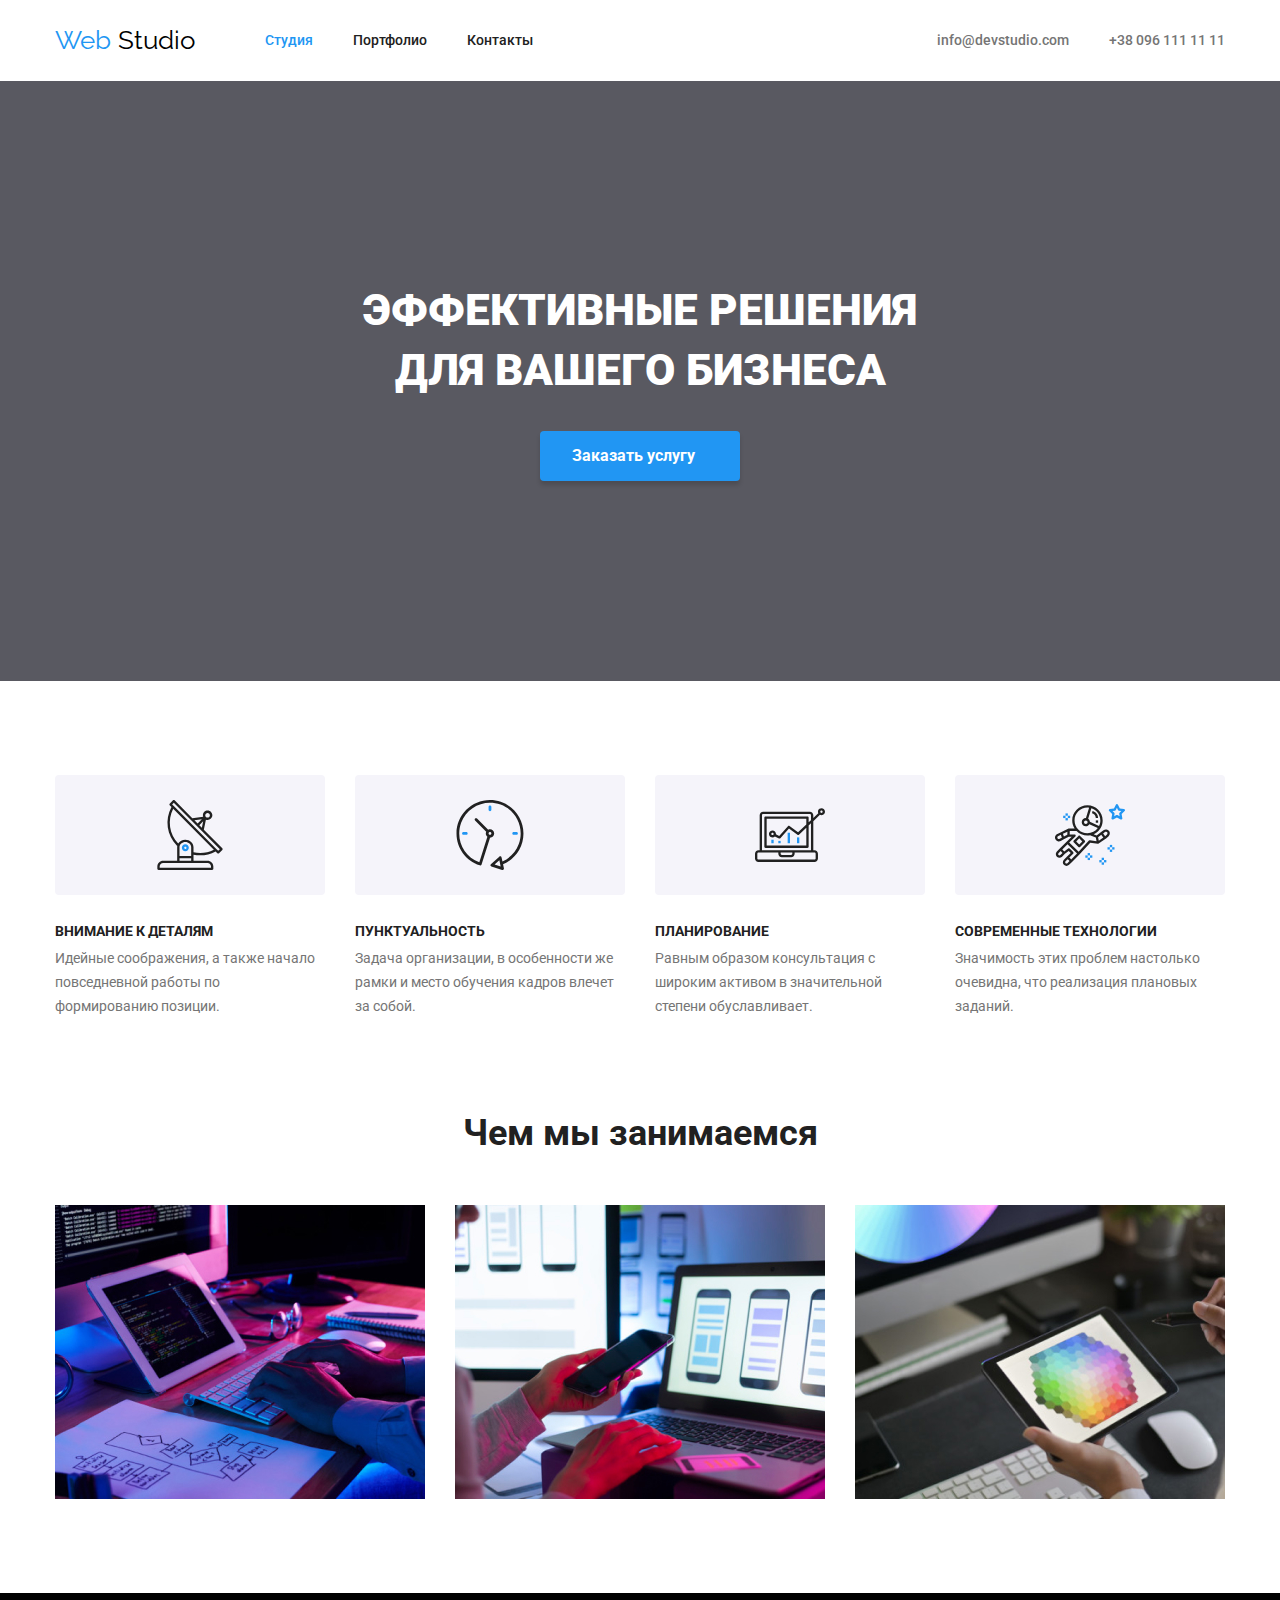
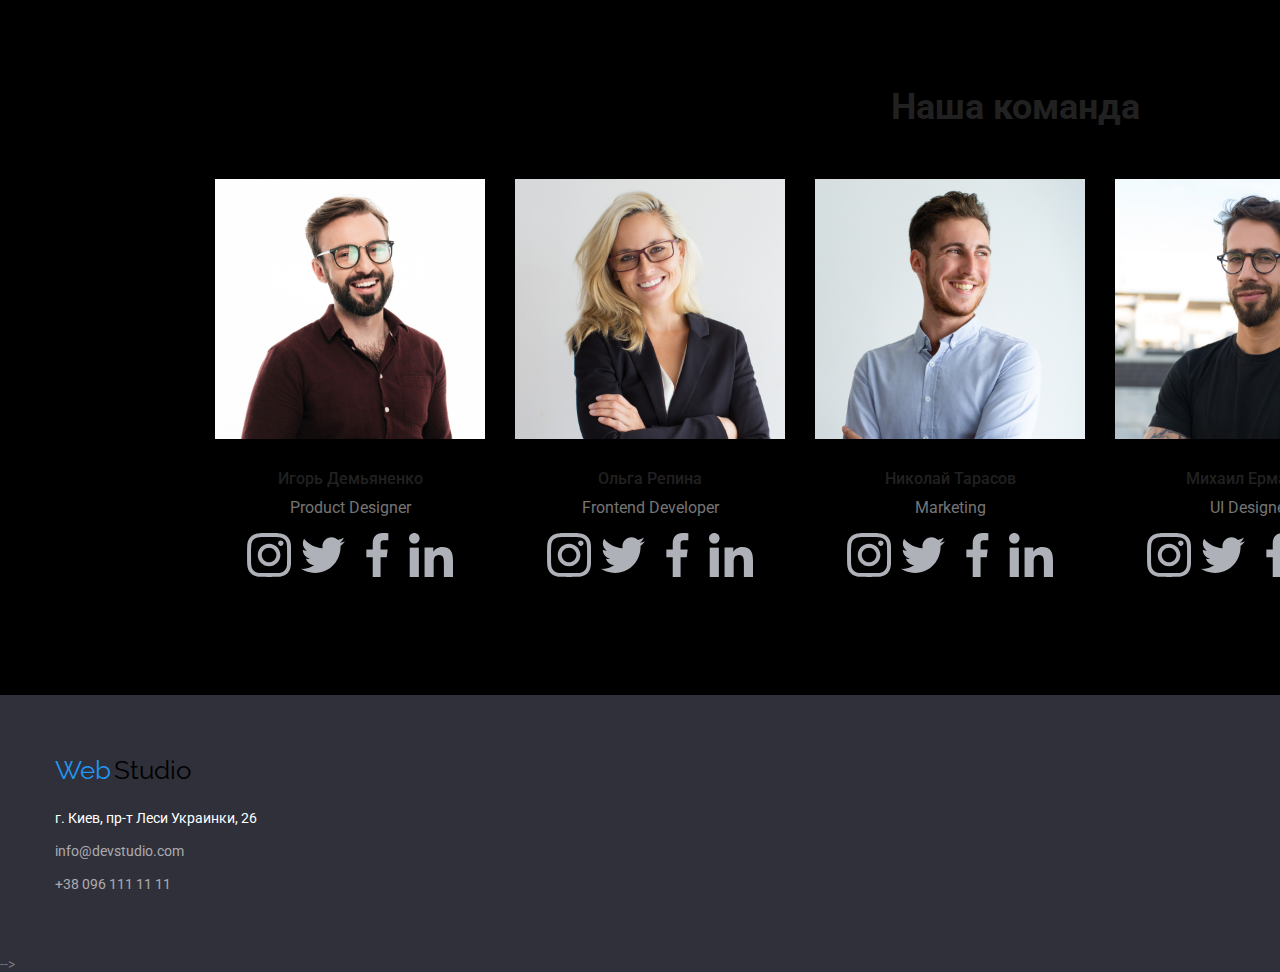
<file: index.html>
<!DOCTYPE html>
<html lang="en">
<head>
    <meta charset="UTF-8">
    <meta name="viewport" content="width=device-width, initial-scale=1.0">
    <title>WebStudio</title>
    <link href="https://fonts.googleapis.com/css2?family=Raleway:wght@700&family=Roboto:wght@400;500;700;900&display=swap" rel="stylesheet">
    <link rel="stylesheet" href="./css/normalize.css">
    <link rel="stylesheet" href="./css/styles.css" >
    
    
</head>
<body>
    <!--Шапка-->
<header class="header">
    <div class="container">
        <div class="nav-container">
            <nav class="nav-container">
            
                <a class="logo link list" href="./index.html"><span class="title-web link list">Web </span><span class="title-studio link list">Studio</span></a>
                <ul class="site-nav list nav-container">
                    <li class="link"><a class="link list current" href="./index.html">Студия</a></li>
                    <li class="link"><a class="link list" href="./portfolio.html">Портфолио</a></li>
                    <li class="link"><a class="list link" href="">Контакты</a></li>
                </ul>
        
            </nav>
        
           <ul class="auth-nav list nav-container">
               <li class="link">
                   <a class="list link" href="mailto:info@devstudio.com">
                       info@devstudio.com
                   </a>   
               </li>
               <li class="link"><a class="list link" href="tel:+380961111111">+38 096 111 11 11</a></li>
           </ul>
        </div>
              
     </div>
</header>
<!--герой-->
<main>
    <section class="hero">
        <div class="container">
            <h1 class="hero-title">Эффективные решения <br> для вашего бизнеса</h1>
        <button class="baner list btn-baner" type="button">Заказать услугу</button>
        </div>
    </section>

<!--Особености-->

    <section class="promo" >
       <div class="container">
        <ul class="list">
            <li class="feature">
                   <img src="./images/antenna1.svg" alt="antena">
                   <h3 class="title">Внимание к деталям</h3>
                   <p class="about">Идейные соображения, а также начало повседневной работы по формированию позиции.</p>
                
            </li>
            <li class="feature">
                   <img src="./images/clock1.svg" alt="clock">
                   <h3 class="title">Пунктуальность</h3>
                   <p class="about">Задача организации, в особенности же рамки и место обучения кадров влечет за собой.</p>
           </li>
           <li class="feature">
                   <img src="./images/diagram1.svg" alt="diagram">
                   <h3 class="title">Планирование</h3>
                   <p class="about">Равным образом консультация с широким активом в значительной степени обуславливает.</p>
           </li>
           <li class="feature">
                   <img src="./images/astronaut1.svg" alt="astronaut">
                   <h3 class="title">Современные технологии</h3>
                   <p class="about">Значимость этих проблем настолько очевидна, что реализация плановых заданий.</p>
           </li>
        </ul>
       </div>
    </section>

    
<!--Чем мы занимаемся-->

    <section class="about-us"> 
          <div class="container">
            <h2 class="title-main">Чем мы занимаемся</h2>
            <ul class="list">
                <li class="box">
                    <img src="./images/box1.jpg" width="370" alt="box">
                    <!-- <h3 class="wwd">Десктопные приложения</h3> -->
                </li>
                <li class="box">
                    <img src="./images/box2.jpg" width="370" alt="box">
                    <!-- <h3 class="wwd"> Мобильные приложения</h3> -->
                </li>
                <li class="box">
                    <img src="./images/box3.jpg" width="370" alt="box">
                    <!-- <h3 class="wwd">Дизайнерские решения</h3> -->
                </li>
            </ul>
          </div>
    </section>

<!--Наша команда-->
    
    <section class="team">
        <div class="container">
            <h2 class="title-main team">Наша команда</h2>
            <ul class="list">
                <li class="team-card">
                   <img src="./images/teamcard1.jpg" width="270" alt="team card">
                   <h3 class="team-name">Игорь Демьяненко</h3>
                   <p lang="en" class="team-prof"> Product Designer </p> 
                   <ul class="list social">
                        <li class="social-link">
                               <a href="" target="_blank" rel="noopener noreferrer">
                                   <img src="./images/instagram2.svg" alt="instagram">
                               </a>
                        </li>
                        <li class="social-link">
                               <a href="" target="_blank" rel="noopener noreferrer">
                                   <img src="./images/twitter.svg" alt="twitter">
                               </a>
                       </li>
                        <li class="social-link">
                               <a href="" target="_blank" rel="noopener noreferrer">
                                   <img src="./images/facebook.svg" alt="facebook">
                               </a>
                       </li>
                        <li class="social-link">
                               <a href="" target="_blank" rel="noopener noreferrer">
                                   <img src="./images/linkedin.svg" alt="linkedin">
                               </a>
                       </li>
                   </ul>
                </li>
                <li class="team-card">
                    <img src="./images/teamcard2.jpg" width="270" alt="team card">
                    <h3 class="team-name">Ольга Репина</h3>
                    <p lang="en" class="team-prof">Frontend Developer </p>
                    <ul class="list social">
                       <li class="social-link">
                           <a href="" target="_blank" rel="noopener noreferrer">
                               <img src="./images/instagram2.svg" alt="instagram">
                           </a>
                       </li>
                       <li class="social-link">
                           <a href="" target="_blank" rel="noopener noreferrer">
                               <img src="./images/twitter.svg" alt="twitter">
                           </a>
                       </li>
                       <li class="social-link">
                           <a href="" target="_blank" rel="noopener noreferrer">
                               <img src="./images/facebook.svg" alt="facebook">
                           </a>
                       </li>
                       <li class="social-link">
                           <a href="" target="_blank" rel="noopener noreferrer">
                               <img src="./images/linkedin.svg" alt="linkedin">
                           </a>
                       </li>
                  </ul>
                <li class="team-card">
                    <img src="./images/teamcard3.jpg" width="270" alt="team card">
                    <h3 class="team-name">Николай Тарасов</h3>
                    <p lang="en" class="team-prof"> Marketing </p>
                    <ul class="list social">
                       <li class="social-link">
                           <a href="" target="_blank" rel="noopener noreferrer">
                               <img src="./images/instagram2.svg" alt="instagram">
                           </a>
                       </li>
                       <li class="social-link">
                           <a href="" target="_blank" rel="noopener noreferrer">
                               <img src="./images/twitter.svg" alt="twitter">
                           </a>
                       </li>
                       <li class="social-link">
                           <a href="" target="_blank" rel="noopener noreferrer">
                               <img src="./images/facebook.svg" alt="facebook">
                           </a>
                       </li>
                       <li class="social-link">
                           <a href="" target="_blank" rel="noopener noreferrer">
                               <img src="./images/linkedin.svg" alt="linkedin">
                           </a>
                       </li>
                  </ul>
                </li>
                <li class="team-card">
                    <img src="./images/teamcard4.jpg" width="270" alt="team card">
                    <h3 class="team-name">Михаил Ермаков</h3>
                    <p lang="en" class="team-prof"> UI Designer </p>
                    <ul class="list social">
                       <li class="social-link">
                           <a href="" target="_blank" rel="noopener noreferrer">
                               <img src="./images/instagram2.svg" alt="instagram">
                           </a>
                       </li>
                       <li class="social-link">
                           <a href="" target="_blank" rel="noopener noreferrer">
                               <img src="./images/twitter.svg" alt="twitter">
                           </a>
                       </li>
                       <li class="social-link">
                           <a href="" target="_blank" rel="noopener noreferrer">
                               <img src="./images/facebook.svg" alt="facebook">
                           </a>
                       </li>
                       <li class="social-link">
                           <a href="" target="_blank" rel="noopener noreferrer">
                               <img src="./images/linkedin.svg" alt="linkedin">
                           </a>
                       </li>
                  </ul>
                </li>
            </ul>
        </div>
    </section>

<!--Клиєнти-->

    <!-- <section class="clients">
           <div class="container">
            <h2 class="title-main">Постоянные клиенты</h2>
            <ul class="list">
                <li class="clients-padding">
                    <a href="" aria-label="Силка на YA & CO" target="_blank" rel="noopener noreferrer">
                        <img src="./images/logo1.svg" alt="logo company">
                    </a>
                </li>
                <li class="clients-padding">
                    <a href="" aria-label="Силка на Company Tagline Here" target="_blank" rel="noopener noreferrer">
                        <img src="./images/logo2.svg" alt="logo company">
                    </a>
                </li>
                <li class="clients-padding">
                    <a href="" aria-label="Силка на Company" target="_blank" rel="noopener noreferrer">
                        <img src="./images/logo3.svg" alt="logo company">
                    </a>
                </li>
                <li class="clients-padding">
                    <a href="" aria-label="Силка на Froster Peters" target="_blank" rel="noopener noreferrer">
                        <img src="./images/logo4.svg" alt="logo company">
                    </a>
                </li>
                <li class="clients-padding">
                    <a href="" aria-label="Силка на Brand" target="_blank" rel="noopener noreferrer">
                        <img src="./images/logo5.svg" alt="logo company">
                    </a>
                </li>
                <li class="clients-padding">
                    <a href="" aria-label="Силка на Company Tagline" target="_blank" rel="noopener noreferrer">
                        <img src="./images/logo6.svg" alt="logo company">
                    </a>
                </li>
           </div>
            </ul>
    </section> -->

</main>
<!-- Подвал -->
<footer>
    <div class="container">
        <div class="container-address">
            <div class="container-webstudio">
                <a class="title link list" href="./index.html">
                    <span class="title-web">Web</span> <span class="title-studio">Studio</span>
                </a>
            </div>
            <address>
                <ul class="list">
                    <li class="street">г. Киев, пр-т Леси Украинки, 26</li>
                    <li class="address"><a class="address link list" href="mailto:info@devstudio.com">info@devstudio.com</a></li>
                    <li class="address"><a class="address link list" href="tel:+380961111111">+38 096 111 11 11</a></li>
                </ul>
            </address>  
        </div>
        <!-- <div class="container-folow-me">         
                <p class="footer-title">Присоединяйтесь</p>
                <ul class="folow list">
                    <li class="folow">
                        <a class="link list" href="" aria-label="Силка на instagram" target="_blank" rel="noopener noreferrer">instagram</a>
                    </li>
                    <li class="folow">
                        <a class="link list" href="" aria-label="Силка на twitter" target="_blank" rel="noopener noreferrer">twitter</a>
                    </li>
                    <li class="folow">
                        <a class="link list" href="" aria-label="Силка на facebook" target="_blank" rel="noopener noreferrer">facebook</a>
                    </li>
                    <li class="folow">
                        <a class="link list" href="" aria-label="Силка на linkedin" target="_blank" rel="noopener noreferrer">linkedin</a>
                    </li>
                </ul>  
        </div>
            <div class="container-folow">
                    <p class="footer-title">Подпишитесь на рассылку</p>
                    
                    <!-- 
                        <ul> 
                            <li><a href="mailto:info@devstudio.com">E-mail</a></li>
                            <li><button type="button" class="link" >Подписаться</button></li>
                        </ul> 
                    -->
            </div> -->
    </div>
</footer>
</body>
</html>
</file>
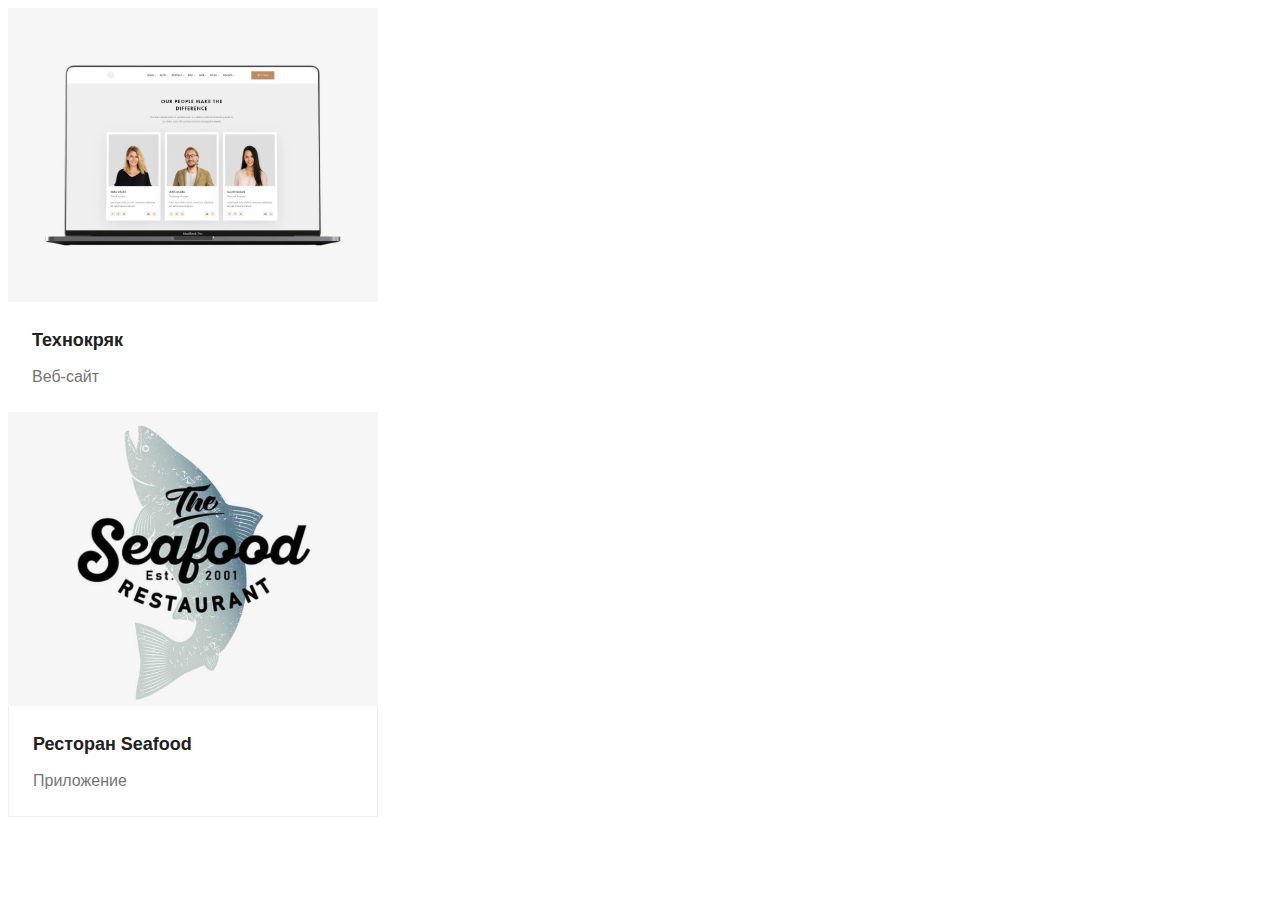
<file: index-1.html>
<!DOCTYPE html>
<html lang="en">
<head>
    <meta charset="UTF-8">
    <meta name="viewport" content="width=device-width, initial-scale=1.0">
    <link rel="stylesheet" href="./css/styles.css" >
    <title>Document</title>
</head>
<body>
    <article>
        <div class="container projectr about">
            <a class="list" href="">
                <img src="./images_portfolio/img.svg" alt="">
                <p class="project-title">Технокряк </p>
                <p class="project-filtr">Веб-сайт</p>
                <p class="projectr-about">Технокряк это современная площадка распространения коронавируса. Компании используют
                эту платформу для цифрового шпионажа и атак на защищённые сервера конкурентов.</p> 
            </a>
        </div>    
    </article>
    <article>
        <div class="container projectr about">
            <a class="list" href="">
                <img src="./images_portfolio/img3.svg" width="370"
        height="294" alt="">
            <div class="container-project-title">
                <p class="project-title">Ресторан Seafood</p>
                <p class="project-filtr">Приложение</p>
                <p visibility: hidden; class="projectr-about">Технокряк это современная площадка распространения коронавируса. Компании используют
                эту платформу для цифрового шпионажа и атак на защищённые сервера конкурентов.</p>
            </div>
            </a>
        </div>
    </article>
</body>
</html>
</file>
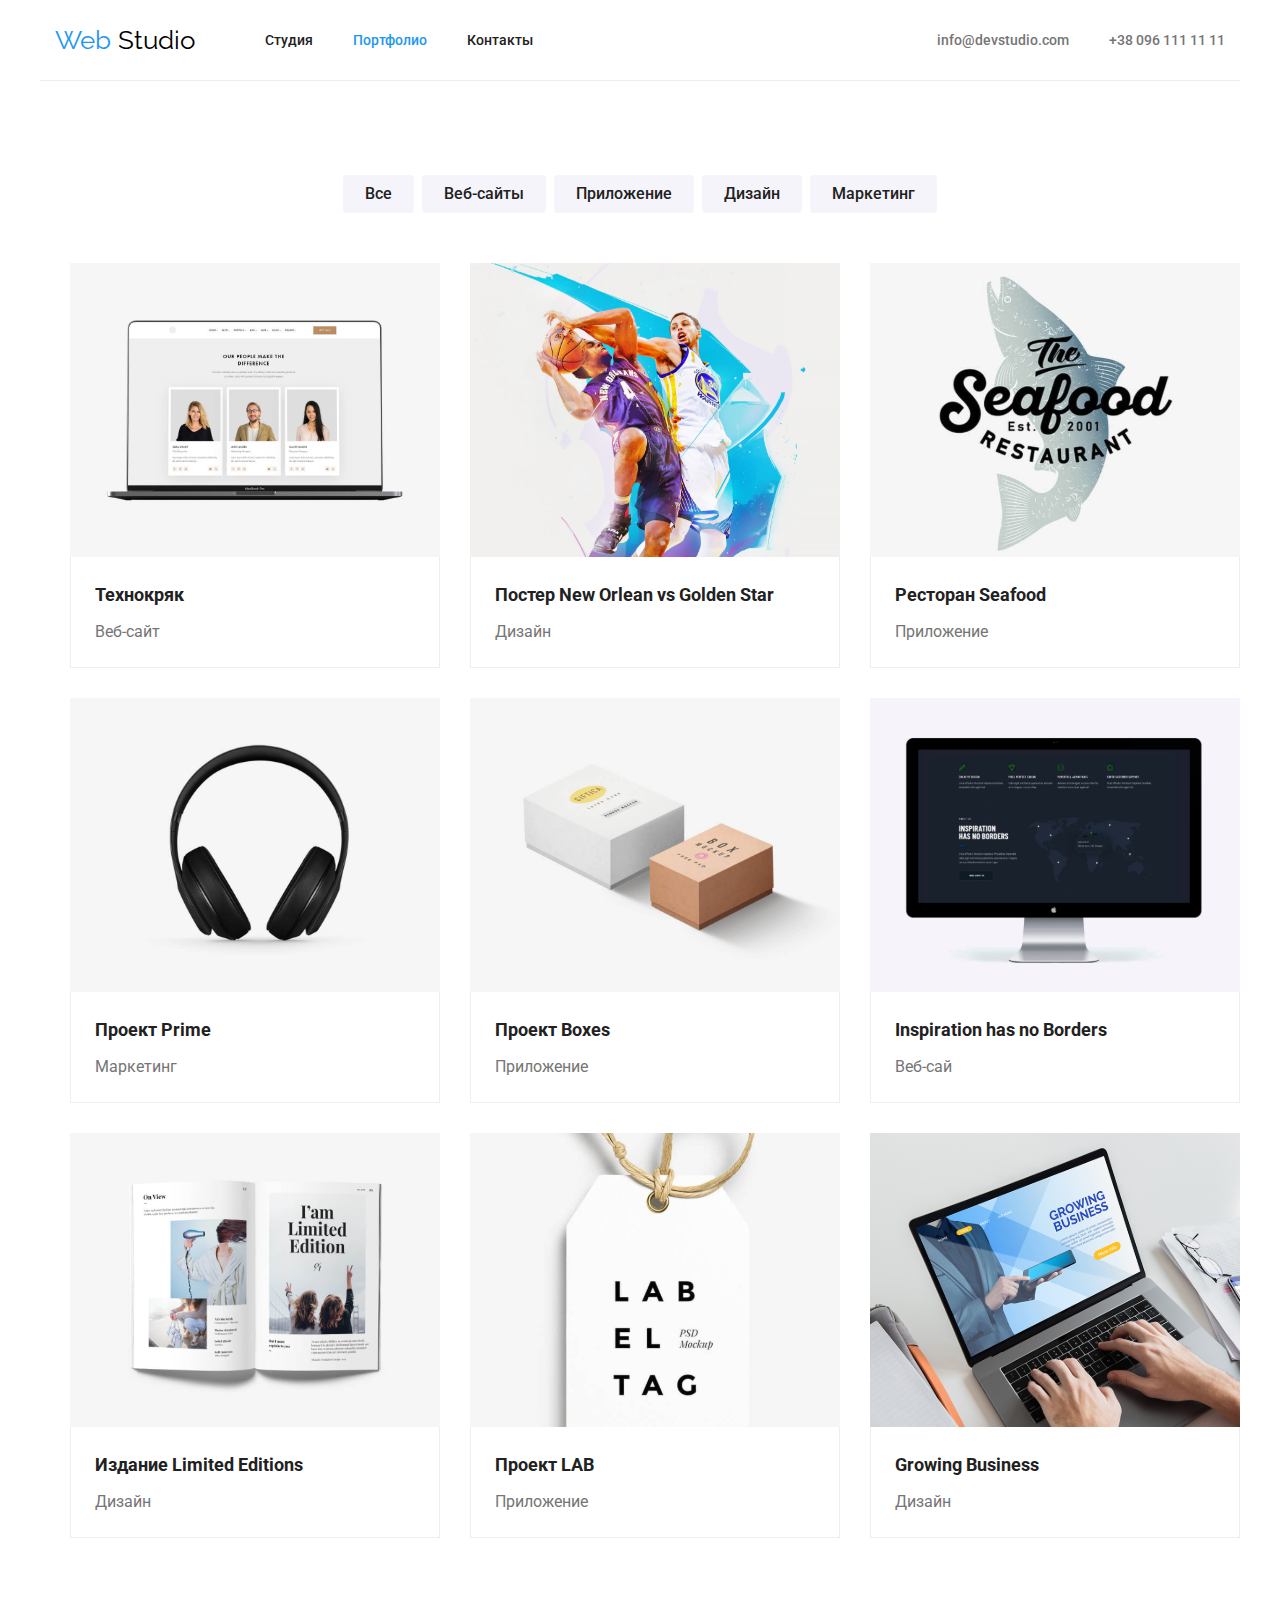
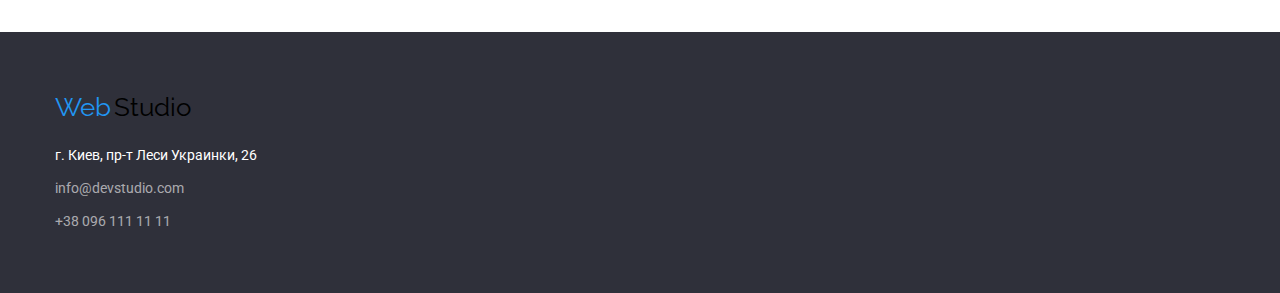
<file: portfolio.html>
<!DOCTYPE html>
<html lang="en">
<head>
    <meta charset="UTF-8">
    <meta name="viewport" content="width=device-width, initial-scale=1.0">
    <title>portfolio</title>
    <link href="https://fonts.googleapis.com/css2?family=Raleway:wght@700&family=Roboto:wght@400;500;700&display=swap" rel="stylesheet">
    <link rel="stylesheet" href="./css/normalize.css">
    <link rel="stylesheet" href="./css/styles.css" >
    
</head>
<body>
        <!--Шапка-->
        <header class="header">
            <div class="container-nav">
                <div class="nav-container">
                    <nav class="nav-container">
                 
                        <a class="link list" href="./index.html"><span class="title-web logo link list">Web </span><span class="title-studio logo link list">Studio</span></a>
                            <ul class="site-nav-portfolio list nav-container">
                                <li class="link"><a class="link list" href="./index.html">Студия</a></li>
                                <li class="link"><a class="link list current" href="./portfolio.html">Портфолио</a></li>
                                <li class="link"><a class="list link" href="">Контакты</a></li>
                            </ul>
                
                    </nav>
                    
                        <ul class="auth-nav list nav-container">
                            <li class="link">
                                <a class="list link" href="mailto:info@devstudio.com">
                                    info@devstudio.com
                                </a>   
                            </li>
                            <li class="link"><a class="list link" href="tel:+380961111111">+38 096 111 11 11</a></li>
                        </ul>
                    </div>
                       
            </div>
         </header>
<main>
    
    <section class="section-filtr">

        <div class="container-filtr">
            <ul class="list projects-filtr">
                <li class="link"><button class="filtr btn list link" type="button">Все</button></li>
                <li class="link"><button class="filtr btn list link" type="button">Веб-сайты</button></li>
                <li class="link"><button class="filtr btn list link" type="button">Приложение</button></li>
                <li class="link"><button class="filtr btn list link" type="button">Дизайн</button></li>
                <li class="link"><button class="filtr btn list link" type="button">Маркетинг</button></li>
            </ul>
        </div>
                
        <div class="container-projects">
            <ul class="list projects item">
                <div class="list-item">
                    <li class="">
                        <div class="container projectr about">
                            <a class="list" href="">
                                <img src="./images_portfolio/img.svg"  alt="">
                                <div class="container-project-title">
                                    <p class="project-title">Технокряк </p>
                                    <p class="project-filtr">Веб-сайт</p>
                                    <p class="projectr-about">Технокряк это современная площадка распространения коронавируса. Компании используют
                                    эту платформу для цифрового шпионажа и атак на защищённые сервера конкурентов.</p>
                                </div> 
                            </a>
                        </div>    
                    </li>
                </div>
                <div class="list-item">
                    <li class="">
                        <div class="container projectr about">
                            <a class="list" href="">
                                <img src="./images_portfolio/img2.svg" width="370" alt="">
                                <div class="container-project-title"> 
                                    <p class="project-title">Постер New Orlean vs Golden Star</p>
                                    <p class="project-filtr">Дизайн</p>
                                    <p class="projectr-about">Технокряк это современная площадка распространения коронавируса. Компании используют
                                    эту платформу для цифрового шпионажа и атак на защищённые сервера конкурентов.</p>
                                </div>
                            </a>
                        </div>
                    </li>
                </div>
                <div class="list-item">
                    <li class="">
                        
                        <div class="container projectr about">
                            <a class="list" href="">
                                <img src="./images_portfolio/img3.svg" width="370" height="294" alt="">
                                <div class="container-project-title">
                                    <p class="project-title">Ресторан Seafood</p>
                                    <p class="project-filtr">Приложение</p>
                                    <p visibility: hidden; class="projectr-about">Технокряк это современная площадка распространения коронавируса. Компании используют
                                    эту платформу для цифрового шпионажа и атак на защищённые сервера конкурентов.</p>
                                </div>
                            </a>
                        </div>
                        
                    </li>
                </div>
                <div class="list-item">
                    <li class="">
                        
                        <div class="container projectr about">
                            <a class="list" href="">
                                <img src="./images_portfolio/img4.svg" width="370"
                                alt="">
                                <div class="container-project-title">
                                    <p class="project-title">Проект Prime</p>
                                    <p class="project-filtr">Маркетинг</p>
                                    <p class="projectr-about">Технокряк это современная площадка распространения коронавируса. Компании используют
                                    эту платформу для цифрового шпионажа и атак на защищённые сервера конкурентов.</p>
                                </div>    
                            </a>
                        </div>
                    </li>
                </div>
                <div class="list-item">
                    <li class="">
                        
                        <div class="container projectr about">
                            <a class="list" href="">
                                <img src="./images_portfolio/img5.svg" width="370"
                                alt="">
                                <div class="container-project-title">
                                    <p class="project-title">Проект Boxes</p>
                                    <p class="project-filtr">Приложение</p>
                                    <p class="projectr-about">Технокряк это современная площадка распространения коронавируса. Компании используют
                                        эту платформу для цифрового шпионажа и атак на защищённые сервера конкурентов.</p>
                                </div>        
                            </a>
                        </div>
                    </li>
                </div>
                <div class="list-item">
                    <li class="">
                        
                        <div class="container projectr about">
                            <a class="list" href="">
                                <img src="./images_portfolio/img6.svg" width="370"
                                height="294" alt="">
                                <div class="container-project-title">
                                    <p class="project-title">Inspiration has no Borders</p>
                                    <p class="project-filtr">Веб-сай</p>
                                    <p class="projectr-about">Технокряк это современная площадка распространения коронавируса. Компании используют
                                        эту платформу для цифрового шпионажа и атак на защищённые сервера конкурентов.</p>
                                </div>        
                            </a>
                        </div>
                    </li>
                </div>
                <div class="list-item">
                    <li class="">
                           
                        <div class="container projectr about">
                            <a class="list" href="">
                                <img src="./images_portfolio/img7.svg" width="370"
                                 height="294" alt="">
                                <div class="container-project-title">  
                                    <p class="project-title">Издание Limited Editions</p>
                                    <p class="project-filtr">Дизайн</p>
                                    <p class="projectr-about">Технокряк это современная площадка распространения коронавируса. Компании используют
                                    эту платформу для цифрового шпионажа и атак на защищённые сервера конкурентов.</p>
                                </div>        
                            </a>
                        </div>
                    </li>
                </div>
                <div class="list-item">
                    <li class="">
                        
                        <div class="container projectr about">
                            <a class="list" href="">
                                <img src="./images_portfolio/img8.svg" width="370" alt="">
                                <div class="container-project-title">
                                    <p class="project-title">Проект LAB</p>
                                    <p class="project-filtr">Приложение</p>
                                    <p class="projectr-about">Технокряк это современная площадка распространения коронавируса. Компании используют
                                        эту платформу для цифрового шпионажа и атак на защищённые сервера конкурентов.</p>
                                </div>        
                            </a>
                        </div>
                    </li>
                </div>
                <div class="list-item">
                    <li class="">
                        
                        <div class="container projectr about">
                            <a class="list" href="">
                                <img src="./images_portfolio/img9.svg" max-width="370"
                                height="294" alt="">
                                <div class="container-project-title">
                                    <p class="project-title">Growing Business</p>
                                    <p class="project-filtr">Дизайн</p>
                                    <p class="projectr-about">Технокряк это современная площадка распространения коронавируса. Компании используют
                                        эту платформу для цифрового шпионажа и атак на защищённые сервера конкурентов.</p>
                                </div>        
                            </a>
                        </div>
                    </li>  
                </div>      
            </ul>
         </div>
        
</section>
</main>
<footer>
    <div class="container">
            <div class="container-address">
                <div class="container-webstudio">
                    <a class="title link list" href="./index.html">
                        <span class="title-web">Web</span> <span class="title-studio">Studio</span>
                    </a>
            </div>
            <address>
                <ul class="list">
                    <li class="street">г. Киев, пр-т Леси Украинки, 26</li>
                    <li class="address"><a class="address link list" href="mailto:info@devstudio.com">info@devstudio.com</a></li>
                    <li class="address"><a class="address link list" href="tel:+380961111111">+38 096 111 11 11</a></li>
                </ul>
            </address>  
        </div>
                <!-- <div class="container-folow-me">         
                    <p class="footer-title">Присоединяйтесь</p>
                        <ul class="folow list">
                            <li class="folow">
                                <a class="link list" href="" aria-label="Силка на instagram" target="_blank" rel="noopener noreferrer">instagram</a>
                            </li>
                            <li class="folow">
                                <a class="link list" href="" aria-label="Силка на twitter" target="_blank" rel="noopener noreferrer">twitter</a>
                            </li>
                            <li class="folow">
                                <a class="link list" href="" aria-label="Силка на facebook" target="_blank" rel="noopener noreferrer">facebook</a>
                            </li>
                            <li class="folow">
                                <a class="link list" href="" aria-label="Силка на linkedin" target="_blank" rel="noopener noreferrer">linkedin</a>
                            </li>
                        </ul>  
                </div>

                <div class="container-folow">
                        <p class="footer-title">Подпишитесь на рассылку</p>
                     -->
                        <!-- 
                                <b>Подпишитесь на рассылку</b>
                                <ul> 
                                    <li><a href="mailto:info@devstudio.com">E-mail</a></li>
                                    <li><button type="button" class="link" >Подписаться</button></li>
                                </ul> 
                        -->
                </div>
    </div>
    
</footer>
</body>
</html>
</file>
<file: css/styles.css>
/* CSS rules to specify families

font-family: 'Raleway', sans-serif;
font-family: 'Roboto', sans-serif; */

*,*::before,
*::after {
  box-sizing: inherit;
  /* outline: 1px solid red; */
}
/*  CCS перемение*/
:root {
   --primary-text-color: #757575;
   --title-text-color: #212121;
   --color-text-white: #ffffff 
}

body {
    box-sizing: border-box;
    background-color: #ffffff;
    color: var(--primary-text-color);
    font-family: 'Roboto', sans-serif;
    font-size: 14px;
    
}  
img {
    display: block;
}

h2, h3, p, img {
    margin: 0 0;
}

.list {
    border: none;
    list-style: none; 
    text-decoration: none;
    margin: 0 0;
    padding: 0 0;
   }

.container-nav {
    width: 1200px;
    padding-left: 15px;
    padding-right: 15px;
    margin: 0 auto;
    border-bottom: 1px solid #ECECEC;
    
}   
.nav-container {
    display: flex;
    align-items: center;
}

.header > .container {
    width: 1200px;
    padding: 25px 15px; 
    margin: 0 auto;
}   


/* .logo.link:hover,
.logo.link:focus, */
.site-nav .link:hover,
.site-nav .link:focus,
.auth-nav .link:hover,
.auth-nav .link:focus {
    color: #2196f3;
}

.site-nav .link.current,
.site-nav-portfolio .link.current{
    color: #2196F3;
    } 

.site-nav .list {
    padding-top: 32px;
    padding-bottom: 32px;
    
    color: #212121;
    font-weight: 500;
    line-height: 1.142;
    } 

.site-nav .link:not(:last-child),
.auth-nav .link:not(:last-child){
    margin-right: 40px;
} 
.auth-nav{
    margin-left: auto;
}
.auth-nav .list {
    padding-top: 32px;
    padding-bottom: 32px;
    
    justify-content: flex-end;
    color: var(--primary-text-color);
    font-weight: 500;
    line-height:1.142;
   }

/* site nav */  
.title-web {
    padding-top: 24px;
    padding-bottom: 24px;

    font-family: 'Raleway', sans-serif;
    color:#2196F3;
    font-size: 26px;
    line-height: 1.192;
   
}

.title-studio {
    padding-top: 24px;
    padding-bottom: 24px;
    margin-right: 70px;
    font-family: 'Raleway', sans-serif;
    color: #000000;
    font-size: 26px;
    line-height: 1.192;
    }


   /*main*/

.hero {
    background:rgba(47, 48, 58, 0.8);
    
   }

.hero .container {
    width: 1200px;
    height: 600px;
    padding-top: 200px;
    margin: auto;
   
}
.hero-title {
/*    
    left: 732px;
    top: 440px; */
    margin-top: 0;
    margin-bottom: 0;
    color: var(--color-text-white);
    font-size: 44px;
    font-weight: 900;
    line-height:1.363;
    text-align: center;
    text-transform: uppercase;
    /* width: 1600px;
    height: 600px; */
    /* left: 0px; */
    /* top: 80px; */
    /* background: rgba(47, 48, 58, 0.8); */
    }
    
 .title-main {
    color: var(--title-text-color);
    font-weight: bold;
    font-size: 36px;
    line-height: 1.166;
    text-align: center;
    }

.baner {
    margin: 30px auto;
    width: 200px;
    height: 50px;
    padding: 10px 32px;
    color: var(--color-text-white);  
    background-color: #2196F3;  
    font-size: 16px;
    font-weight: 700;
    line-height:0.533;
    display: flex;
    align-items: center;
    text-align: center;
    box-shadow: 0px 4px 4px rgba(0, 0, 0, 0.15);
    border-radius: 4px;
    }

.btn-baner:hover,
.btn-baner:focus {
    color: var(--title-text-color);
    background-color: #ffffff;
    }

    /* Особености */

.promo > .container {
    width: 1200px;
    padding: 94px 15px;
    margin: 0 auto;
}

.promo  .list {
    display: flex;
}

.promo  .feature:not(:last-child) {
    margin-right: 30px;
}

.feature > .title  {
    color: var(--title-text-color); 
    font-weight: bold;
    font-size: 14px;
    line-height: 0.875;
    text-transform: uppercase;
    margin-top: 30px;
    }

.feature > .about {
    width: 270px;
    margin-top: 10px;
    line-height: 1.714;
   }
.feature > img {
    background: #F5F4FA;
    border-radius: 4px;
    padding: 25px 100px;
}

 /* about-us */

.about-us > .container {
        width: 1200px;
        padding-top: 0;
        padding-bottom: 94px;
        padding-left: 15px;
        padding-right: 15px;
        margin: 0 auto;
        }

.about-us  .list{
    display: flex;
    margin-top: 50px;
}

.about-us .box:not(:last-child){
margin-right: 30px;
}

.box .wwd {
    
    padding: 27px 85px;
    width: 370px;
    font-size: 14px;
    line-height: 1.142;
    text-align: center;
    font-weight: bold;
    text-transform: uppercase;
    color: var(--color-text-white);
    background-color: rgba(47, 48, 58,0.8); 
}

   /* Наша команда */
.team {
    margin: 0 auto;
    width: 1600px;
    background: black;
}

.team > .container {
    width: 1200px;
    padding: 94px 15px;
    margin: 0 auto;
    }

.title-main.team  {
    margin-bottom: 50px;
}

.team  .list {
    display: flex;
} 

.team .team-card:not(:last-child){
    margin-right: 30px;
}
.team .team-card {
    /* margin-top: 50px; */
    box-shadow: 0px 1px 3px rgba(0, 0, 0, 0.12), 0px 1px 1px rgba(0, 0, 0, 0.14), 0px 2px 1px rgba(0, 0, 0, 0.2);
    border-radius: 0px 0px 4px 4px;
 }
.team .team-name {
     margin-top: 30px;
     margin-bottom: 10px;
     color: var(--title-text-color);
     font-size:  16px;
     font-weight: 500;
     line-height: 1.187;
     text-align: center;
     }
.team .team-prof  {
     margin-bottom: 16px;
     font-size: 16px;
     line-height: 1.187;
     text-align: center;
     }
.team .social-link{
    display: inline-flex;
    justify-content: center;
    width: 44px;
    height: 44px;
    margin-right: 10px;
    /* background: #2196F3; */
    border-radius: 50%;
}

.social-link > a {
    display: inline-flex;
    justify-content: center;
}

.list.social {
    margin-bottom: 24px;
    margin-left: 32px;
    
}

     /* clients */

.clients .container {
    width: 1200px;
    padding: 94px 15px;
    margin: 0 auto;
}

.clients .list {
    margin-top: 50px;
    display: flex;
    justify-content: center;
}

.clients .clients-padding{
    display: block;
    padding-left: 50px;
    width: 170px;
    border: 1px solid #AFB1B8;
    box-sizing: border-box;
    border-radius: 4px;
    
   }

.clients .clients-padding:not(:last-child){
    margin-right: 30px;
} 

/* footer */
footer {
   
    background: #2F303A;
}
footer .container {
    display: flex;
    flex-direction: row;
    width: 1200px;
    padding: 60px 15px;
    margin: 0 auto;
}

.container-address {
    width: 300px;
}
.footer-title {
    width: 300px;
    color: var(--color-text-white);
    line-height: 16px;
    letter-spacing: 1.142;
    font-weight: bold;
    text-transform: uppercase;
}
.street {
    width: 300px;
    margin-top: 20px;
    color: var(--color-text-white);
    line-height: 24px;
    letter-spacing: 1.714;
    font-style: normal;
}
.address {
    margin-top: 9px;
    color:rgba(255, 255, 255, 0.6);
    line-height: 24px;
    font-style: normal;
}

.container-folow-me {
    width: 300px;
    padding-top: 12px;
} 

.container-folow-me .folow.list {
    display: flex;
    flex-wrap: wrap;
    width: 300px;
    margin-top: 20px;
   }

.folow {
    margin-right: 10px;
   }

.folow.list:not(:last-child) {
    margin-right: 0;
}

.container-folow {
    display: block;
    width: 600px;
    padding-top: 12px;
    
}

/* CSS Portfolio */

.site-nav-portfolio .link{
    padding-top: 32px;
    padding-bottom: 32px;
    
    color: #212121;
    font-weight: 500;
    font-weight: 14px;
    line-height: 1.142x;
    }

.site-nav-portfolio .link:not(:last-child),
.auth-nav .link:not(:last-child){
    margin-right: 40px;
}

.site-nav-portfolio .link:hover,
.site-nav-portfolio .link:focus,
.address :hover,
.address :focus {
    color: #2196f3;
}  

.btn:hover,
.btn:focus {
    color: var(--color-text-white);
    background-color: #2196F3;
    box-shadow: 0px 3px 1px rgba(0, 0, 0, 0.1), 0px 1px 2px rgba(0, 0, 0, 0.08), 0px 2px 2px rgba(0, 0, 0, 0.12);
}

.section-filtr {
   width: 1200px;
   padding-left: 15px;
   padding-right: 15px;
   padding-top: 94px;
   padding-bottom: 94px;
   margin: 0 auto 0; 
    
}

.container-filtr {
    margin-bottom: 50px;
}

.projects-filtr{
    
    display: flex;
    justify-content: center;
}

.projects-filtr .link:not(:last-child){
    margin-right: 8px;
}

.container-projects{
    width: 1200px;
    padding: 0 15px;
    margin: 0 auto 0;
} 

.container-projects .projects.item {
   display: flex;
   flex-wrap: wrap;
   margin: -15px;
   }

.container.projectr.about{
    
    display: block;
    width: 370px;
    /* border-left: 1px solid #EEEEEE;
    border-right: 1px solid #EEEEEE;
    border-bottom: 1px solid #EEEEEE;
    */
} 

.container.projectr.about img {
    max-width: 100%;
} 

.container-project-title {
    /* width: 370px; */
    border-left: 1px solid #EEEEEE;
    border-right: 1px solid #EEEEEE;
    border-bottom: 1px solid #EEEEEE;
}

.list-item{
    /* border: 1px solid #EEEEEE;
    box-sizing: border-box;
    width: 370px; */
    margin: 15px;
   /* width: calc((100% - 60px) / 3);
   margin-bottom: 30px;
   margin-right: 30px; */
}

.projects.item .list{
    
}

/* .list-item:nth-child(3n){
    margin-right: 0;
}

.list-item:nth-last-child(-n + 3) {
    margin-bottom: 0;
} */

.filtr {
    padding: 6px 22px;
    color: var(--title-text-color);
    font-size: 16px;
    font-weight: 500;
    line-height: 1.625;
    border-radius: 4px;
    background-color: #F5F4FA;
   }

.project-title {
    margin: 0 24px 0;
    padding-top: 20px;
    color: var(--title-text-color);
    font-weight: bold;
    font-size: 18px;
    line-height: 2;
    }
.project-filtr {
    margin: 4px 24px 20px;
    color: var(--primary-text-color);
    font-size: 16px;
    line-height: 1.875;
    }

.projectr-about {
    display: none;
    color: var(--color-text-white);
    font-size: 18px;
    line-height: 1.5;
    background-color: #2196F3;
    width: 370px;
}
</file>
